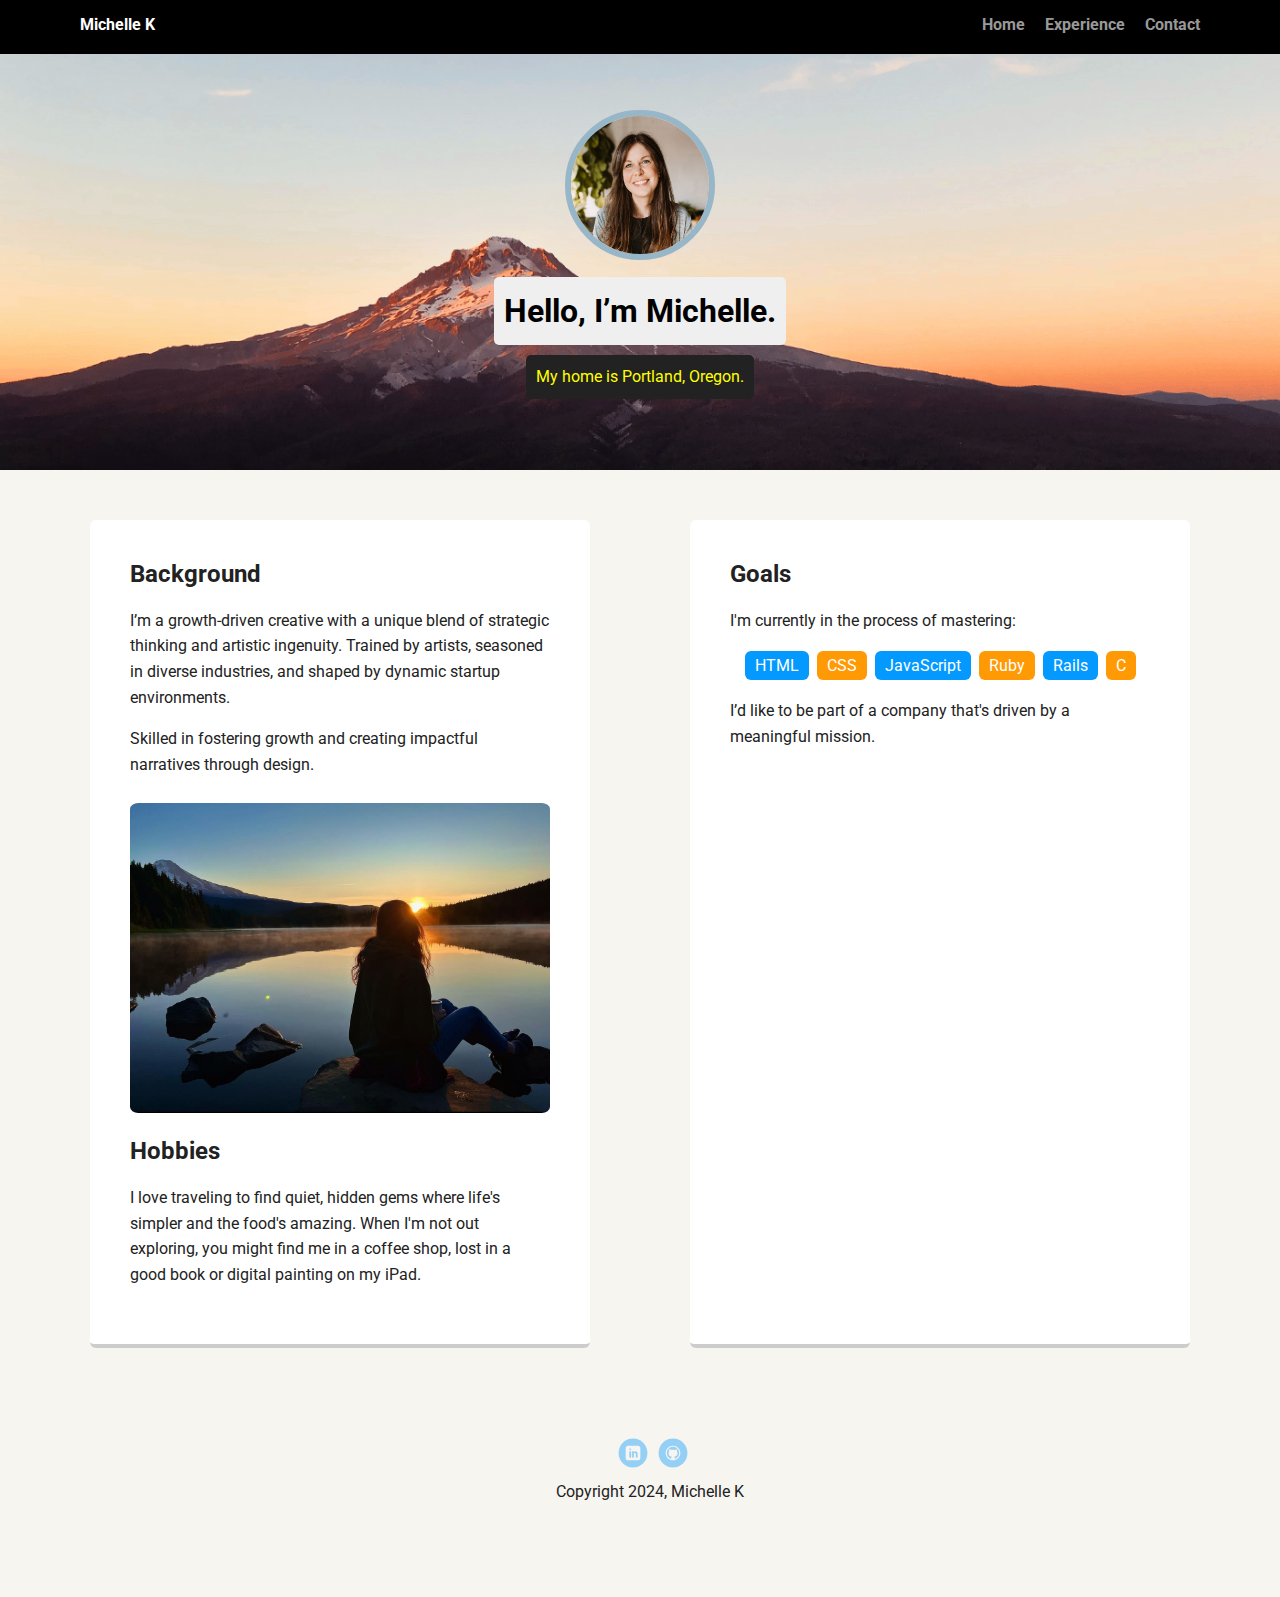
<file: index.html>
<!doctype html>
<html lang="en">
<head>
  <meta charset="utf-8">
  <title>Michelle K's Profile</title>
  <meta name="viewport" content="width=device-width, initial-scale=1.0">
  <link rel="stylesheet" href="styles.css">
  <link href="https://fonts.googleapis.com/css?family=Muli%7CRoboto:400,300,500,700,900" rel="stylesheet"></head>
  <body>
    
      <nav class="main-nav"> 
        <ul class="nav">
          <li class="name">Michelle K</li>
          <li><a href="index.html">Home</a></li>
          <li><a href="experience.html">Experience</a></li>
          <li><a href="contact.html">Contact</a></li>
        </ul>
      </nav>
 

    <header>
      <img src="images/me.png" alt="Photo of Michelle K" class="profile-image">
      <h1 class="tag name">Hello, I’m Michelle.</h1>
      <p class="tag location">My home is Portland, Oregon.</p>
    </header>

    <main class="flex">
      <section class="card">
        <h2>Background</h2>
        <p>I’m a growth-driven creative with a unique blend of strategic thinking and artistic ingenuity. Trained by artists, seasoned in diverse industries, and shaped by dynamic startup environments.</p>
        <p>Skilled in fostering growth and creating impactful narratives through design.</p>
        <img src="images/michelle-lake.jpg" alt="Photo of woman at a lake" class="content-image">
        <h2>Hobbies</h2>
        <p>I love traveling to find quiet, hidden gems where life's simpler and the food's amazing. When I'm not out exploring, you might find me in a coffee shop, lost in a good book or digital painting on my iPad.</p>
      </section> 

      <section class="card">
        <h2>Goals</h2>
        <p>I'm currently in the process of mastering:</p>
        <ul class="skills">
          <li>HTML</li>
          <li>CSS</li>
          <li>JavaScript</li>
          <li>Ruby</li>
          <li>Rails</li>
          <li>C</li>
        </ul>
        <p>I’d like to be part of a company that's driven by a meaningful mission.</p>
      </section> 

    </main>
    <footer>
      <ul>
        <li><a href="https://www.linkedin.com/in/michelle-kuseske/" class="social linkedin">LinkedIn</a></li>
        <li><a href="https://github.com/meeshcapiche" class="social github">Github</a></li>
      </ul>
      <p class="copyright">Copyright 2024, Michelle K</p>
    </footer>
  </body>
  </html>
</file>
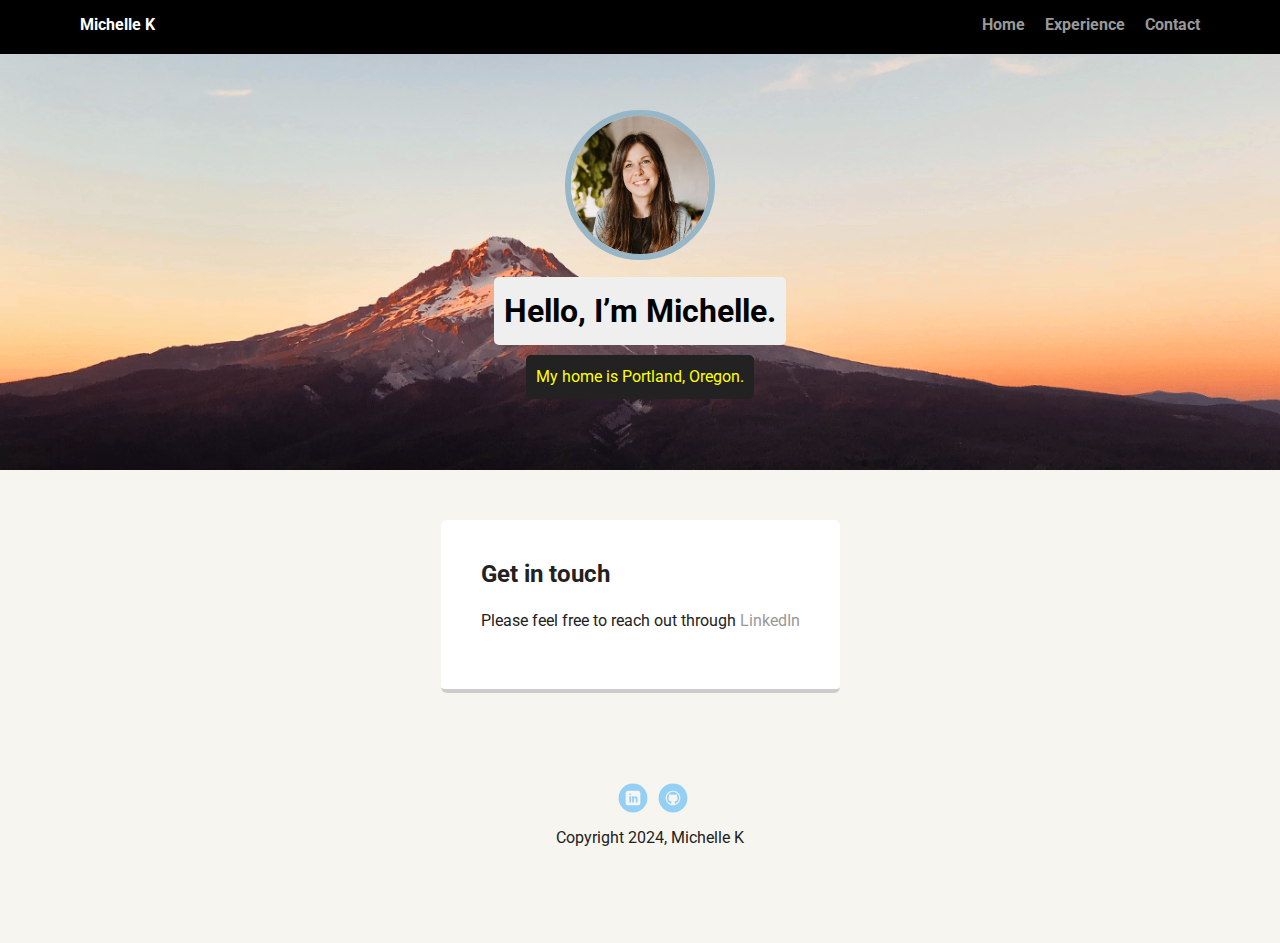
<file: contact.html>
<!doctype html>
<html lang="en">
<head>
  <meta charset="utf-8">
  <title>Contact Michelle K</title>
  <meta name="viewport" content="width=device-width, initial-scale=1.0">
  <link rel="stylesheet" href="styles.css">
  <link href="https://fonts.googleapis.com/css?family=Muli%7CRoboto:400,300,500,700,900" rel="stylesheet"></head>
  <body>

    <nav class="main-nav"> 
        <ul class="nav">
          <li class="name">Michelle K</li>
          <li><a href="index.html">Home</a></li>
          <li><a href="experience.html">Experience</a></li>
          <li><a href="contact.html">Contact</a></li>
        </ul>
      </nav>

    <header>
      <img src="images/me.png" alt="Photo of Michelle K" class="profile-image">
      <h1 class="tag name">Hello, I’m Michelle.</h1>
      <p class="tag location">My home is Portland, Oregon.</p>
    </header>

    <main class="flex">
      <div class="card">
        <h2>Get in touch</h2>
        <p>Please feel free to reach out through <a href="https://www.linkedin.com/in/michelle-kuseske/">LinkedIn</a></p>
      </div> 

    </main>
    <footer>
      <ul>
        <li><a href="https://www.linkedin.com/in/michelle-kuseske/" class="social linkedin">LinkedIn</a></li>
        <li><a href="https://github.com/meeshcapiche" class="social github">Github</a></li>
      </ul>
      <p class="copyright">Copyright 2024, Michelle K</p>
    </footer>
  </body>
  </html>
</file>
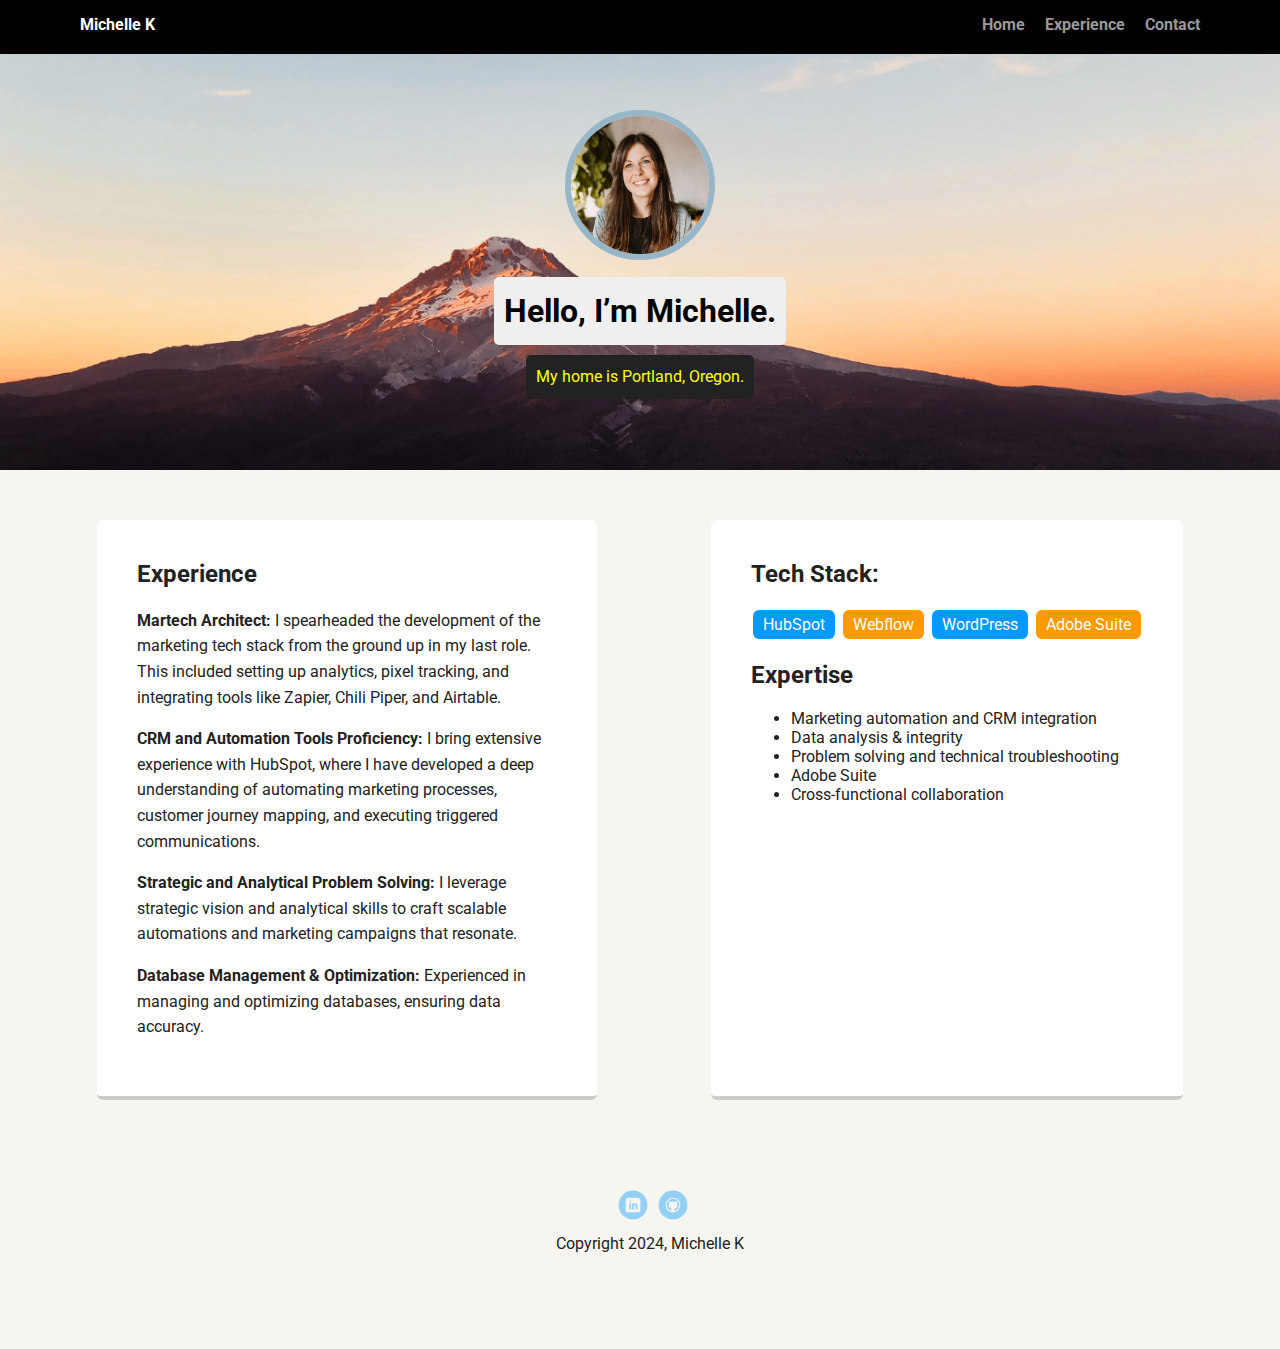
<file: experience.html>
<!doctype html>
<html lang="en">
<head>
  <meta charset="utf-8">
  <title>Michelle K's Experience</title>
  <meta name="viewport" content="width=device-width, initial-scale=1.0">
  <link rel="stylesheet" href="styles.css">
  <link href="https://fonts.googleapis.com/css?family=Muli%7CRoboto:400,300,500,700,900" rel="stylesheet"></head>
  <body>

    <nav class="main-nav"> 
        <ul class="nav">
          <li class="name">Michelle K</li>
          <li><a href="index.html">Home</a></li>
          <li><a href="experience.html">Experience</a></li>
          <li><a href="contact.html">Contact</a></li>
        </ul>
      </nav>

    <header>
      <img src="images/me.png" alt="Photo of Michelle K" class="profile-image">
      <h1 class="tag name">Hello, I’m Michelle.</h1>
      <p class="tag location">My home is Portland, Oregon.</p>
    </header>

    <main class="flex">
      <div class="card">
        <h2>Experience</h2>
        <p><strong>Martech Architect:</strong> I spearheaded the development of the marketing tech stack from the ground up in my last role. This included setting up analytics, pixel tracking, and integrating tools like Zapier, Chili Piper, and Airtable.</p>
        <p><strong>CRM and Automation Tools Proficiency:</strong> I bring extensive experience with HubSpot, where I have developed a deep understanding of automating marketing processes, customer journey mapping, and executing triggered communications.</p>
        <p><strong>Strategic and Analytical Problem Solving:</strong> I leverage strategic vision and analytical skills to craft scalable automations and marketing campaigns that resonate.</p>
        <p><strong>Database Management & Optimization:</strong> Experienced in managing and optimizing databases, ensuring data accuracy.</p>
      </div> 

      <div class="card">
        <h2>Tech Stack:</h2>
        <ul class="skills">
          <li>HubSpot</li>
          <li>Webflow</li>
          <li>WordPress</li>
          <li>Adobe Suite</li>
        </ul>
        <h2>Expertise</h2>
        <ul>
          <li>Marketing automation and CRM integration</li>
          <li>Data analysis & integrity</li>
          <li>Problem solving and technical troubleshooting</li>
          <li>Adobe Suite</li>
          <li>Cross-functional collaboration</li>
        </ul>
      </div> 

    </main>
    <footer>
      <ul>
        <li><a href="https://www.linkedin.com/in/michelle-kuseske/" class="social linkedin">LinkedIn</a></li>
        <li><a href="https://github.com/meeshcapiche" class="social github">Github</a></li>
      </ul>
      <p class="copyright">Copyright 2024, Michelle K</p>
    </footer>
  </body>
  </html>
</file>
<file: styles.css>
/* Global Layout Set-up */
* { 
  box-sizing: border-box;
}
  
body {
  margin: 0;
  padding: 0;
  text-align: center;
  font-family: 'Roboto', sans-serif;
  color: #222;
  background: #f7f5f0;
}
/* Link Styles */

a {
  text-decoration: none;
  color: #999;
}
a:hover {
  color: #6633ff;
}

/* Section Styles */

.main-nav {
  width: 100%;
  background: black;
  min-height: 30px;
  padding: 10px;
  position: fixed;
  text-align: center;
}
.nav {
  display: flex;
  justify-content: space-around;
  font-weight: 700;
  list-style-type: none;
  margin: 0 auto;
  padding: 0;
}

.nav .name {
    display: block;
    margin-right: auto;
    color: white;
}
.nav li {
  padding: 5px 10px 10px 10px;
}
.nav a {
  transition: all .5s;
}
.nav a:hover {
  color: white
}

header {
  text-align: center;
  background: url('images/oregon.png') no-repeat top center ;
  background-size: cover;
  overflow: hidden;
  padding-top: 60px;
}
header {
  line-height: 1.5;
}
header .profile-image {
  margin-top: 50px;
  width: 150px;
  height: 150px;
  border-radius: 50%;
  border: 6px solid rgb(151, 182, 200);
  transition: all .5s;
}
header .profile-image:hover {
  transform: scale(1.1) rotate(6deg);
}
.tag {
  background-color: #efefef;
  color: black;
  padding: 10px;
  border-radius: 5px;
  display: table;
  margin: 10px auto;
} 
.location {
  background-color: #222;
  color: yellow;
}
.card {
  margin: 30px;
  padding: 20px 40px 40px;
  max-width: 500px;
  text-align: left;
  background: #fff;
  border-bottom: 4px solid #ccc;
  border-radius: 6px;
  transition: all .5s;
}
.card:hover {
  border-color: #ff99ff;
}
.content-image {
  margin-top: 10px;
  max-width: 100%;
  height: auto;
  border-radius: 2%;
}
ul.skills {
  padding: 0;
  text-align: center;
}

.skills li {
  border-radius: 6px;
  display: inline-block;
  background: #ff9904;
  color: white;
  padding: 5px 10px;
  margin: 2px;
}

.skills li:nth-child(odd) {
  background: #0399ff;
}

footer {
  width: 100%;
  min-height: 30px;
  padding: 20px 0 40px 20px;
}

footer .copyright {
  top: -8px;
  font-size: .75em;
}

footer ul {
  list-style-type: none;
  margin: 0;
  padding: 0;
}

footer ul li {
  display: inline-block;
}

a.social {
  display: inline-block;
  text-indent: -9999px;
  margin-left: 5px;
  width: 30px;
  height: 30px;
  background-size: 30px 30px;
  opacity: .4;
  transition: all .5s;
}
a.twitter {
  background-image: url(images/twitter.svg);
}
a.linkedin {
  background-image: url(images/linkedin.svg);
}
a.github {
  background-image: url(images/github.svg);
}
a.social:hover {
  opacity: 1;
}
.clearfix {
  clear: both;
}

/* Styles for larger screens */
@media screen and (min-width: 720px) {
  
  .flex {
      display: -ms-flexbox;      /* TWEENER - IE 10 */
      display: flex; 
      max-width: 1200px;
      -ms-flex-pack: distribute;
      justify-content: space-around;
      margin: 0 auto;
  }

  header {
    min-height: 470px;
  }

  .nav {
    max-width: 1200px;
    padding: 0 30px;
  }


  main {
    padding-top: 20px;
  }

  main p {
    line-height: 1.6em;
  }

  footer {
    font-size: 1.3em;
    max-width: 1200px;
    margin: 40px auto;
  }

}
</file>
